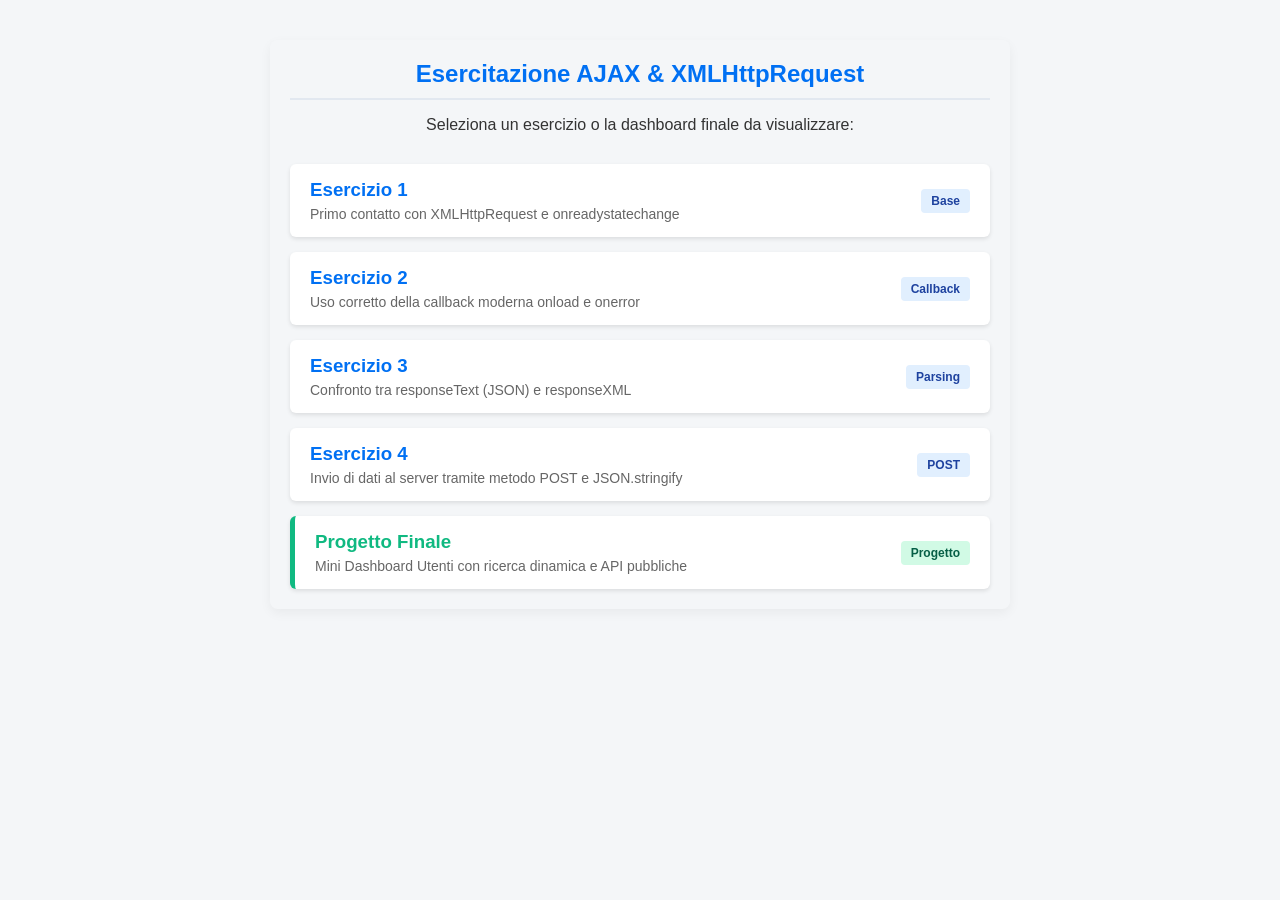
<file: index.html>
<!DOCTYPE html>
<html lang="it">
<head>
    <meta charset="UTF-8">
    <meta name="viewport" content="width=device-width, initial-scale=1.0">
    <title>Esercitazione AJAX & XMLHttpRequest</title>
    <link rel="stylesheet" href="altri-stili.css">
    <style>
        body {
            font-family: Arial, sans-serif;
            max-width: 700px;
            margin: 40px auto;
            padding: 20px;
            background-color: #f4f6f8;
            color: #333;
        }
        h1 { color: #0070f3; text-align: center; }
        .card-list {
            display: flex;
            flex-direction: column;
            gap: 15px;
            margin-top: 30px;
        }
        .exercise-card {
            background: white;
            padding: 15px 20px;
            border-radius: 6px;
            box-shadow: 0 2px 4px rgba(0,0,0,0.1);
            display: flex;
            justify-content: space-between;
            align-items: center;
            text-decoration: none;
            color: inherit;
            transition: transform 0.2s, box-shadow 0.2s;
        }
        .exercise-card:hover {
            transform: translateY(-2px);
            box-shadow: 0 4px 8px rgba(0,0,0,0.15);
            border-left: 5px solid #0070f3;
        }
        .exercise-card h3 { margin: 0 0 5px 0; color: #0070f3; }
        .exercise-card p { margin: 0; color: #666; font-size: 14px; }
        .badge {
            background: #e1effe;
            color: #1e429f;
            padding: 5px 10px;
            border-radius: 4px;
            font-size: 12px;
            font-weight: bold;
        }
    </style>
</head>
<body>
    <h1>Esercitazione AJAX & XMLHttpRequest</h1>
    <p style="text-align: center;">Seleziona un esercizio o la dashboard finale da visualizzare:</p>

    <div class="card-list">
        <a href="es1.html" class="exercise-card">
            <div>
                <h3>Esercizio 1</h3>
                <p>Primo contatto con XMLHttpRequest e onreadystatechange</p>
            </div>
            <span class="badge">Base</span>
        </a>

        <a href="es2.html" class="exercise-card">
            <div>
                <h3>Esercizio 2</h3>
                <p>Uso corretto della callback moderna onload e onerror</p>
            </div>
            <span class="badge">Callback</span>
        </a>

        <a href="es3.html" class="exercise-card">
            <div>
                <h3>Esercizio 3</h3>
                <p>Confronto tra responseText (JSON) e responseXML</p>
            </div>
            <span class="badge">Parsing</span>
        </a>

        <a href="es4.html" class="exercise-card">
            <div>
                <h3>Esercizio 4</h3>
                <p>Invio di dati al server tramite metodo POST e JSON.stringify</p>
            </div>
            <span class="badge">POST</span>
        </a>

        <a href="dashboard.html" class="exercise-card" style="border-left: 5px solid #10b981;">
            <div>
                <h3 style="color: #10b981;">Progetto Finale</h3>
                <p>Mini Dashboard Utenti con ricerca dinamica e API pubbliche</p>
            </div>
            <span class="badge" style="background: #d1fae5; color: #065f46;">Progetto</span>
        </a>
    </div>
</body>
</html>
</file>
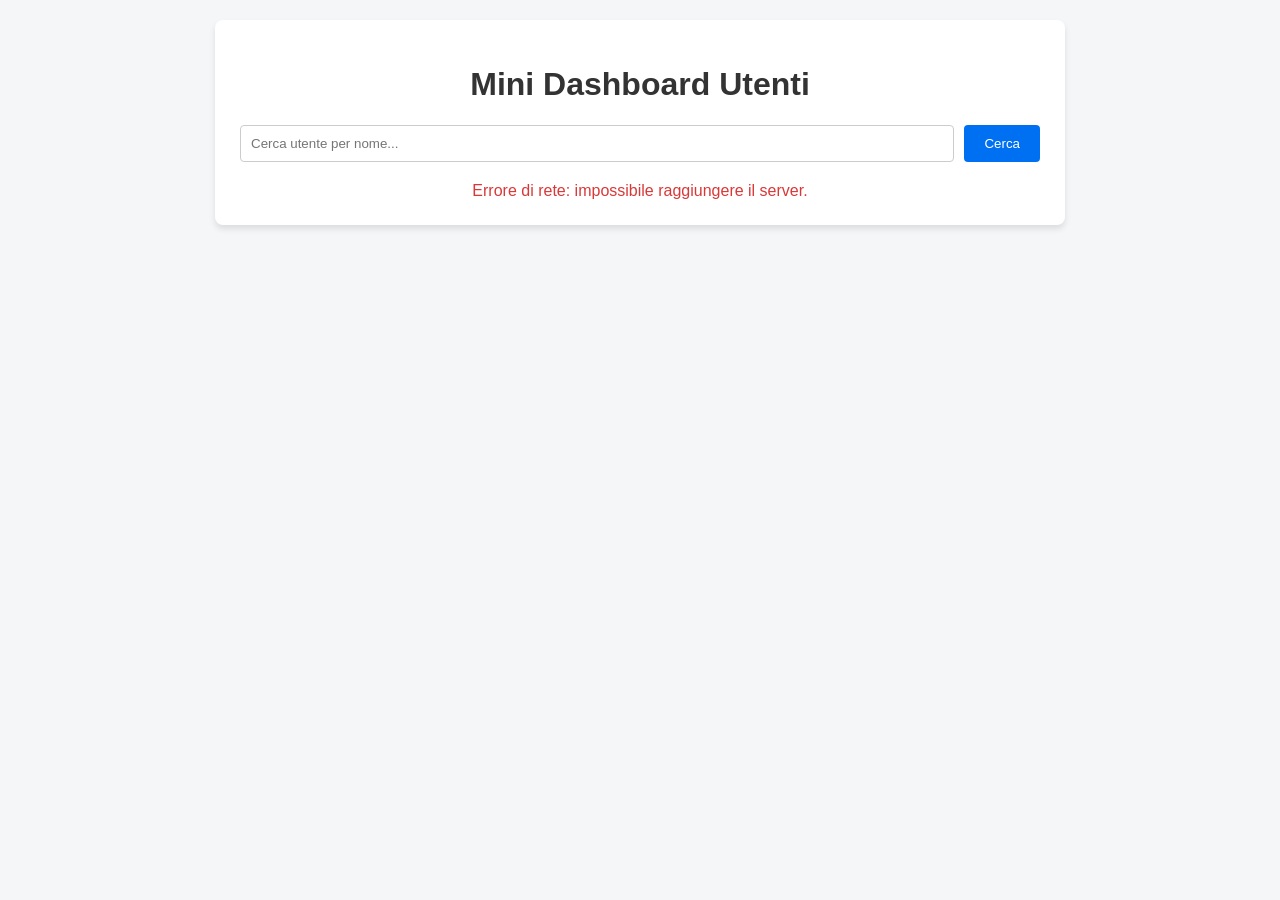
<file: dashboard.html>
<!DOCTYPE html>
<html lang="it">
<head>
    <meta charset="UTF-8">
    <meta name="viewport" content="width=device-width, initial-scale=1.0">
    <title>Mini Dashboard Utenti - AJAX</title>
    <link rel="stylesheet" href="style.css">
</head>
<body>
    <main class="container">
        <h1>Mini Dashboard Utenti</h1>
        <div class="search-box">
            <input type="text" id="searchInput" placeholder="Cerca utente per nome...">
            <button id="searchBtn">Cerca</button>
        </div>
        <div id="loading" class="hidden">Caricamento in corso...</div>
        <div id="error" class="error hidden"></div>
        <section id="output" class="grid-container"></section>
    </main>
    <script src="app.js"></script>
</body>
</html>
</file>
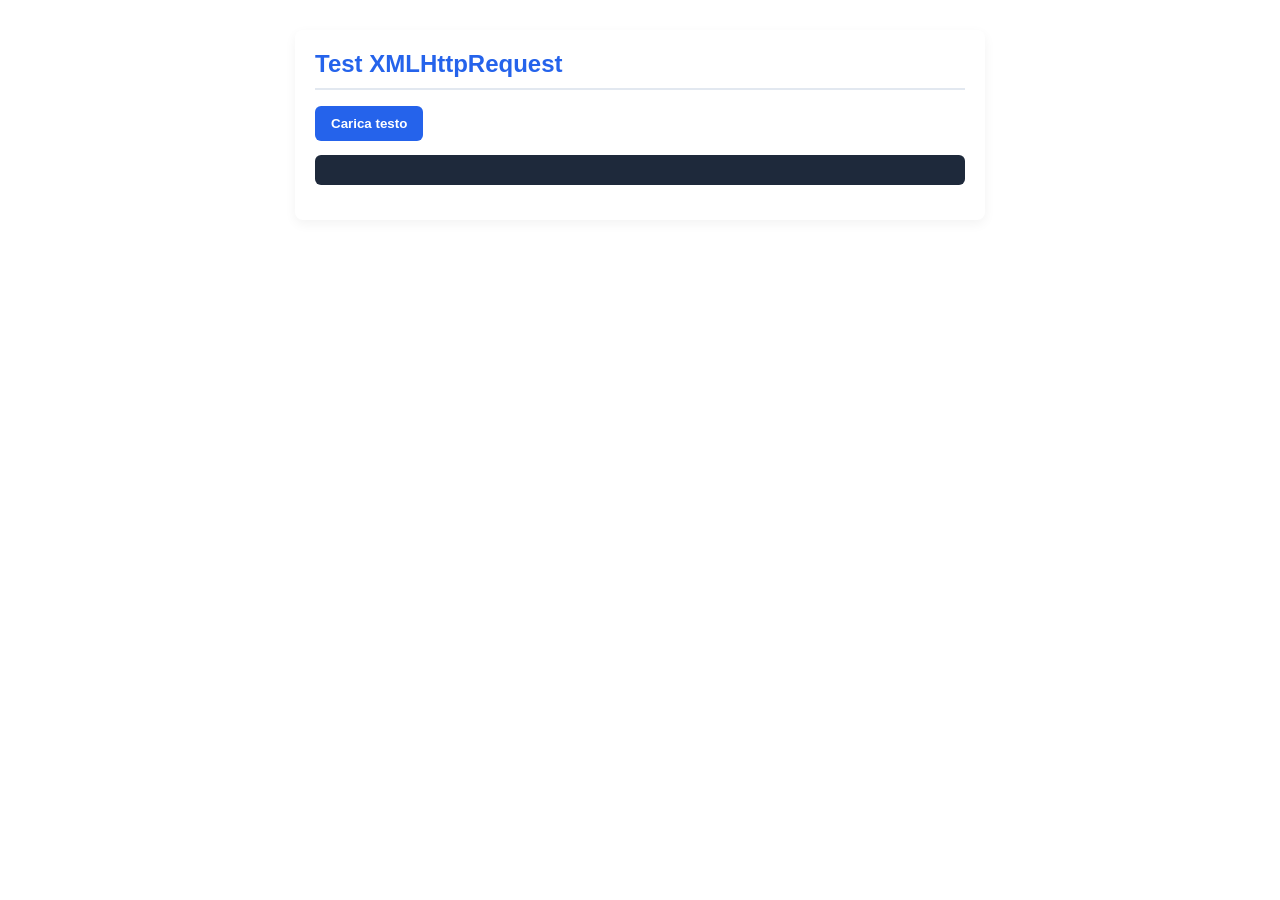
<file: es1.html>
<!DOCTYPE html>
<html lang="it">
<head>
    <meta charset="UTF-8">
    <title>Es.1 - Prima chiamata AJAX</title>
    <link rel="stylesheet" href="altri-stili.css">
</head>
<body>
    <h1>Test XMLHttpRequest</h1>
    <button id="btn">Carica testo</button>
    <pre id="output"></pre>
    <script>
        document.getElementById('btn').addEventListener('click', function () {
            const xhr = new XMLHttpRequest();
            xhr.onreadystatechange = function () {
                if (xhr.readyState === 4 && xhr.status === 200) {
                    document.getElementById('output').textContent = xhr.responseText;
                }
            };
            xhr.open('GET', 'dati.txt', true);
            xhr.send();
        });
    </script>
</body>
</html>
</file>
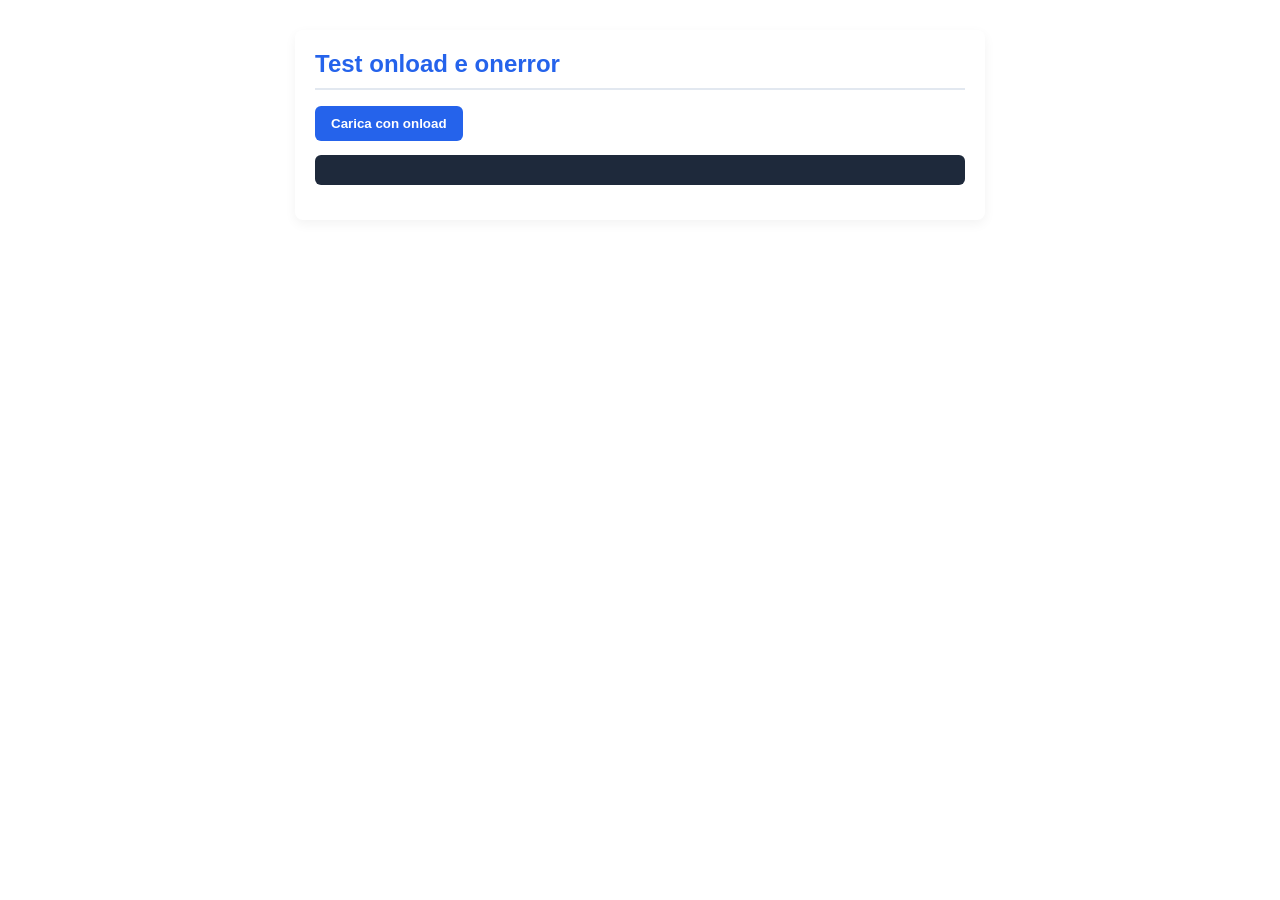
<file: es2.html>
<!DOCTYPE html>
<html lang="it">
<head>
    <meta charset="UTF-8">
    <title>Es.2 - Callback onload</title>
    <link rel="stylesheet" href="altri-stili.css">
</head>
<body>
    <h1>Test onload e onerror</h1>
    <button id="btn">Carica con onload</button>
    <pre id="output"></pre>
    <script>
        document.getElementById('btn').addEventListener('click', function () {
            const xhr = new XMLHttpRequest();
            xhr.onload = function () {
                if (xhr.status === 200) {
                    document.getElementById('output').textContent = xhr.responseText;
                } else {
                    console.error('Errore HTTP:', xhr.status);
                }
            };
            xhr.onerror = function () {
                console.error('Errore di rete');
            };
            xhr.open('GET', 'dati.txt', true);
            xhr.send();
        });
    </script>
</body>
</html>
</file>
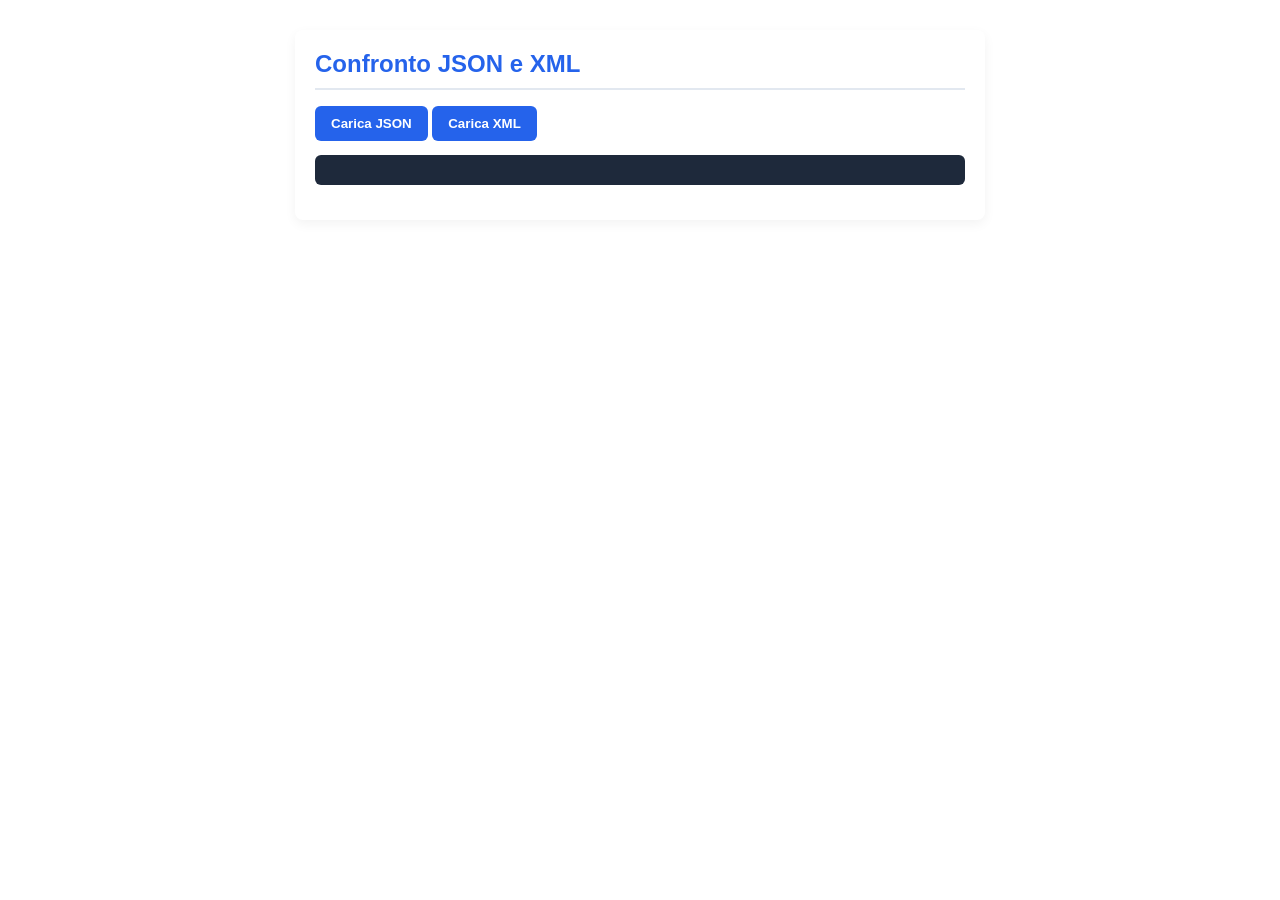
<file: es3.html>
<!DOCTYPE html>
<html lang="it">
<head>
    <meta charset="UTF-8">
    <title>Es.3 - responseText vs responseXML</title>
    <link rel="stylesheet" href="altri-stili.css">
</head>
<body>
    <h1>Confronto JSON e XML</h1>
    <button onclick="caricaJSON()">Carica JSON</button>
    <button onclick="caricaXML()">Carica XML</button>
    
    <pre id="output"></pre>

    <script>
        function caricaJSON() {
            const xhr = new XMLHttpRequest();
            xhr.onload = function () {
                if (xhr.status === 200) {
                    const dati = JSON.parse(xhr.responseText);
                    let testo = "Dati da JSON:\n";
                    dati.forEach(s => testo += `- ${s.nome}: ${s.voto}\n`);
                    document.getElementById('output').textContent = testo;
                }
            };
            xhr.open('GET', 'studenti.json', true);
            xhr.send();
        }

        function caricaXML() {
            const xhr = new XMLHttpRequest();
            xhr.onload = function () {
                if (xhr.status === 200) {
                    const doc = xhr.responseXML;
                    if (!doc) {
                        document.getElementById('output').textContent = "Errore: responseXML è null (MIME type non corretto o XML non valido).";
                        return;
                    }
                    const nomi = doc.querySelectorAll('studente');
                    let testo = "Dati da XML:\n";
                    nomi.forEach(s => {
                        const nome = s.querySelector('nome').textContent;
                        const voto = s.querySelector('voto').textContent;
                        testo += `- ${nome}: ${voto}\n`;
                    });
                    document.getElementById('output').textContent = testo;
                }
            };
            xhr.open('GET', 'studenti.xml', true);
            xhr.send();
        }
    </script>
</body>
</html>
</file>
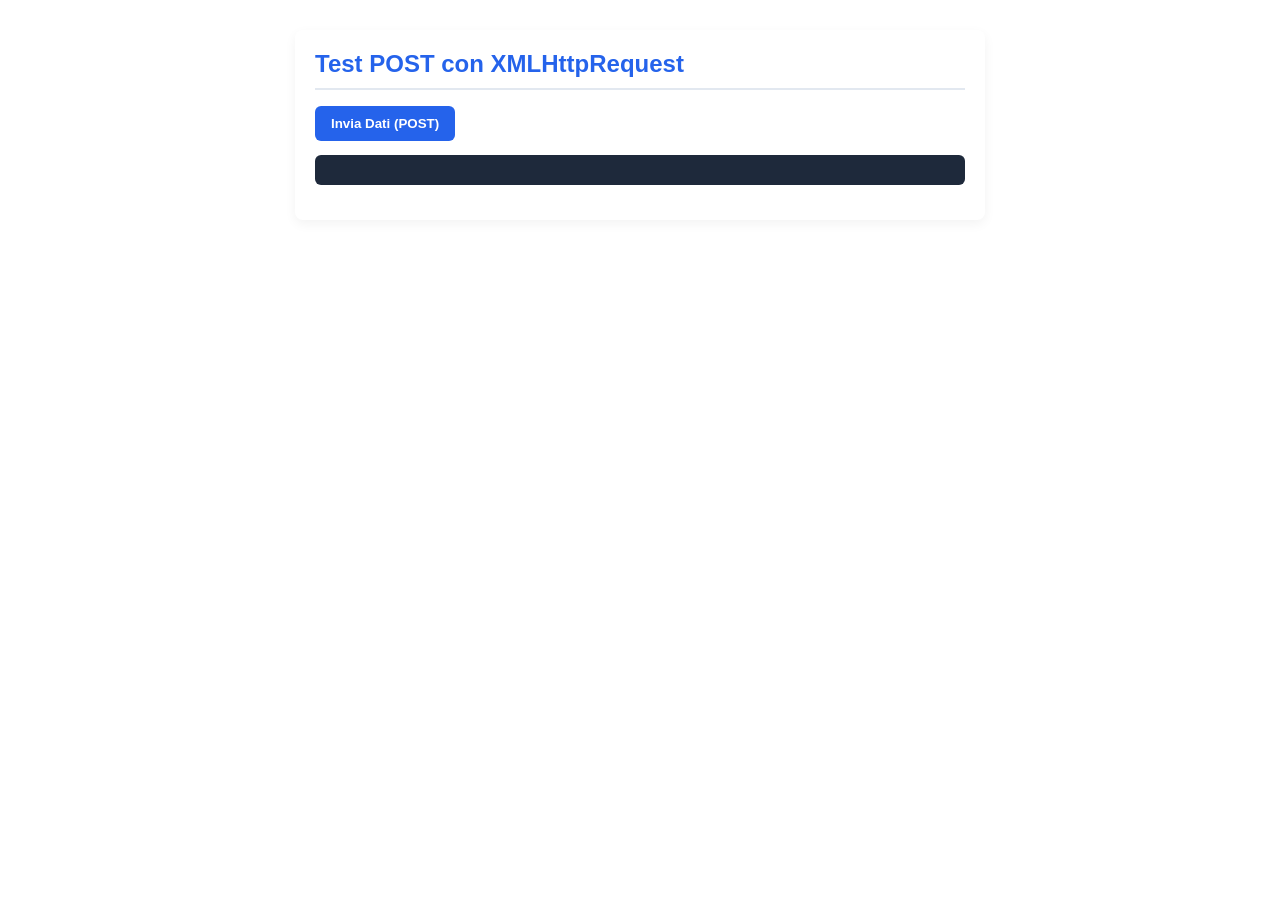
<file: es4.html>
<!DOCTYPE html>
<html lang="it">
<head>
    <meta charset="UTF-8">
    <title>Es.4 - Richiesta POST</title>
    <link rel="stylesheet" href="altri-stili.css">
</head>
<body>
    <h1>Test POST con XMLHttpRequest</h1>
    <button id="btnPost">Invia Dati (POST)</button>
    <pre id="output"></pre>

    <script>
        document.getElementById('btnPost').addEventListener('click', function () {
            const xhr = new XMLHttpRequest();
            
            xhr.open('POST', 'https://jsonplaceholder.typicode.com/posts', true);
            
            xhr.setRequestHeader('Content-Type', 'application/json;charset=UTF-8');
            
            xhr.onload = function () {
                if (xhr.status === 201) {
                    const rispostaObj = JSON.parse(xhr.responseText);
                    console.log('Risposta server (Creato):', rispostaObj);
                    
                    document.getElementById('output').textContent = 
                        "Successo! Stato: " + xhr.status + "\n" +
                        "Dati ricevuti dal server:\n" + JSON.stringify(rispostaObj, null, 2);
                } else {
                    console.error('Errore HTTP:', xhr.status);
                    document.getElementById('output').textContent = 'Errore HTTP: ' + xhr.status;
                }
            };

            xhr.onerror = function () {
                console.error('Errore di rete');
                document.getElementById('output').textContent = 'Errore di rete!';
            };

            xhr.send(JSON.stringify({
                title: 'Esercitazione XHR',
                body: 'Contenuto inviato',
                userId: 1
            }));
        });
    </script>
</body>
</html>
</file>
<file: altri-stili.css>
body {
    font-family: 'Segoe UI', Tahoma, Geneva, Verdana, sans-serif;
    background-color: #eef2f7;
    color: #2c3e50;
    max-width: 650px;
    margin: 30px auto;
    padding: 20px;
    border-radius: 8px;
    box-shadow: 0 4px 12px rgba(0, 0, 0, 0.05);
    background: #ffffff;
}

h1 {
    color: #2563eb;
    font-size: 1.5rem;
    border-bottom: 2px solid #e2e8f0;
    padding-bottom: 10px;
    margin-top: 0;
}

button {
    background-color: #2563eb;
    color: white;
    border: none;
    padding: 10px 16px;
    border-radius: 6px;
    cursor: pointer;
    font-weight: 600;
    transition: background-color 0.2s;
}

button:hover {
    background-color: #1d4ed8;
}

pre {
    background-color: #1e293b;
    color: #f8fafc;
    padding: 15px;
    border-radius: 6px;
    overflow-x: auto;
    font-size: 0.9rem;
}
</file>
<file: style.css>
body {
    font-family: Arial, sans-serif;
    background-color: #f4f6f8;
    margin: 0;
    padding: 20px;
}
.container {
    max-width: 800px;
    margin: 0 auto;
    background: white;
    padding: 25px;
    border-radius: 8px;
    box-shadow: 0 4px 6px rgba(0,0,0,0.1);
}
h1 {
    text-align: center;
    color: #333;
}
.search-box {
    display: flex;
    gap: 10px;
    margin-bottom: 20px;
}
input[type="text"] {
    flex: 1;
    padding: 10px;
    border: 1px solid #ccc;
    border-radius: 4px;
}
button {
    padding: 10px 20px;
    background-color: #0070f3;
    color: white;
    border: none;
    border-radius: 4px;
    cursor: pointer;
}
button:hover {
    background-color: #0051a2;
}
.grid-container {
    display: grid;
    grid-template-columns: repeat(auto-fill, minmax(220px, 1fr));
    gap: 15px;
}
.card {
    background: #fafafa;
    border: 1px solid #e1e4e8;
    padding: 15px;
    border-radius: 6px;
}
.card h3 {
    margin: 0 0 10px 0;
    color: #0070f3;
}
.card p {
    margin: 5px 0;
    color: #555;
    font-size: 14px;
}
.hidden { display: none; }
.error { color: #d93838; text-align: center; margin-top: 10px; }
</file>
